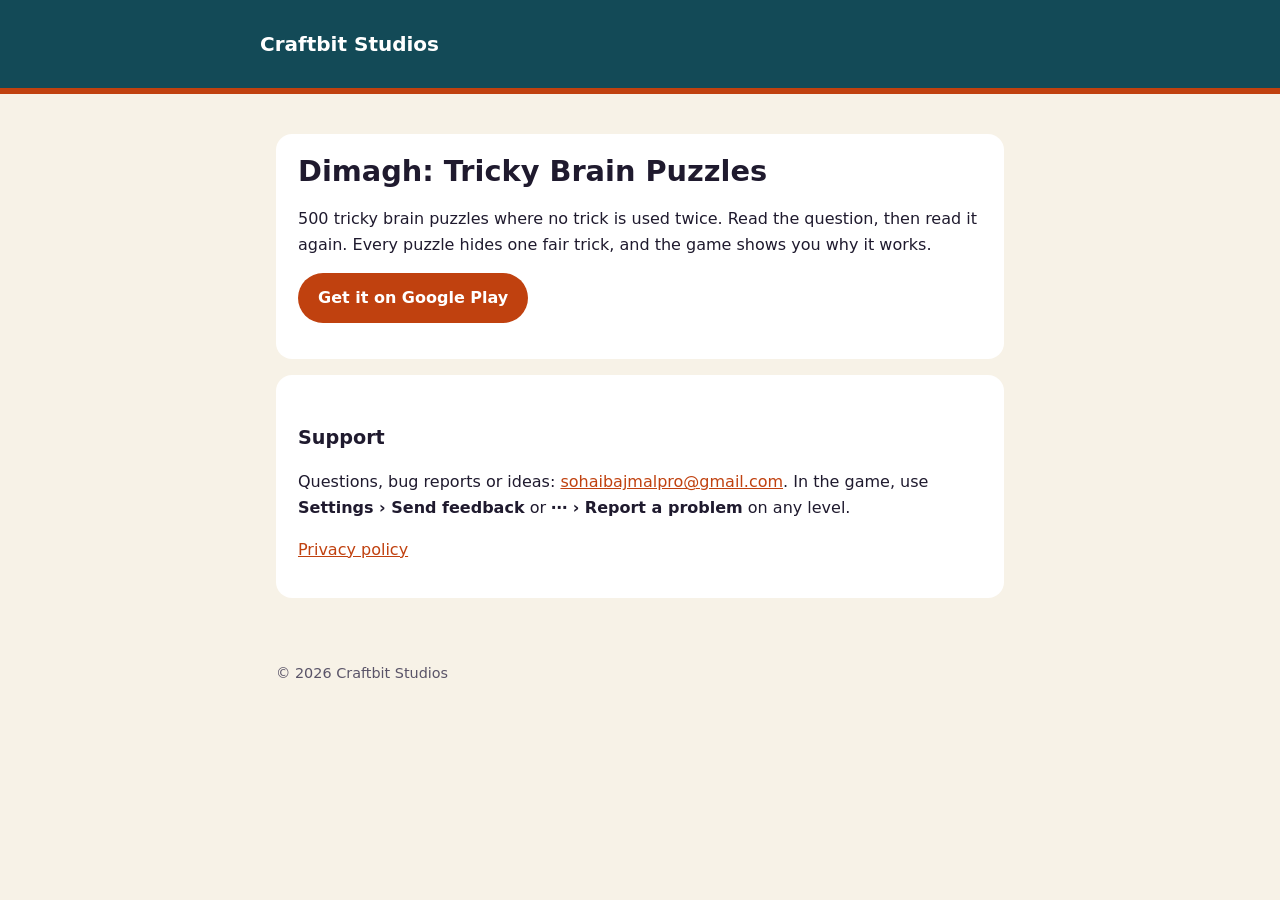
<file: index.html>
<!doctype html>
<html lang="en">
<head>
  <meta charset="utf-8">
  <meta name="viewport" content="width=device-width, initial-scale=1">
  <title>Craftbit Studios</title>
  <meta name="description" content="Craftbit Studios makes Dimagh: Tricky Brain Puzzles for Android.">
  <link rel="stylesheet" href="style.css">
</head>
<body>
  <header><div class="wrap"><a href="./">Craftbit Studios</a></div></header>
  <main>
    <div class="card">
      <h1>Dimagh: Tricky Brain Puzzles</h1>
      <p>500 tricky brain puzzles where no trick is used twice. Read the question, then read it again.
        Every puzzle hides one fair trick, and the game shows you why it works.</p>
      <p><a class="button" href="https://play.google.com/store/apps/details?id=com.craftbit.dimagh">Get it on Google Play</a></p>
    </div>
    <div class="card">
      <h2>Support</h2>
      <p>Questions, bug reports or ideas: <a href="mailto:sohaibajmalpro@gmail.com">sohaibajmalpro@gmail.com</a>.
        In the game, use <strong>Settings › Send feedback</strong> or <strong>⋯ › Report a problem</strong> on any level.</p>
      <p><a href="privacy.html">Privacy policy</a></p>
    </div>
  </main>
  <footer class="muted">© 2026 Craftbit Studios</footer>
</body>
</html>
</file>
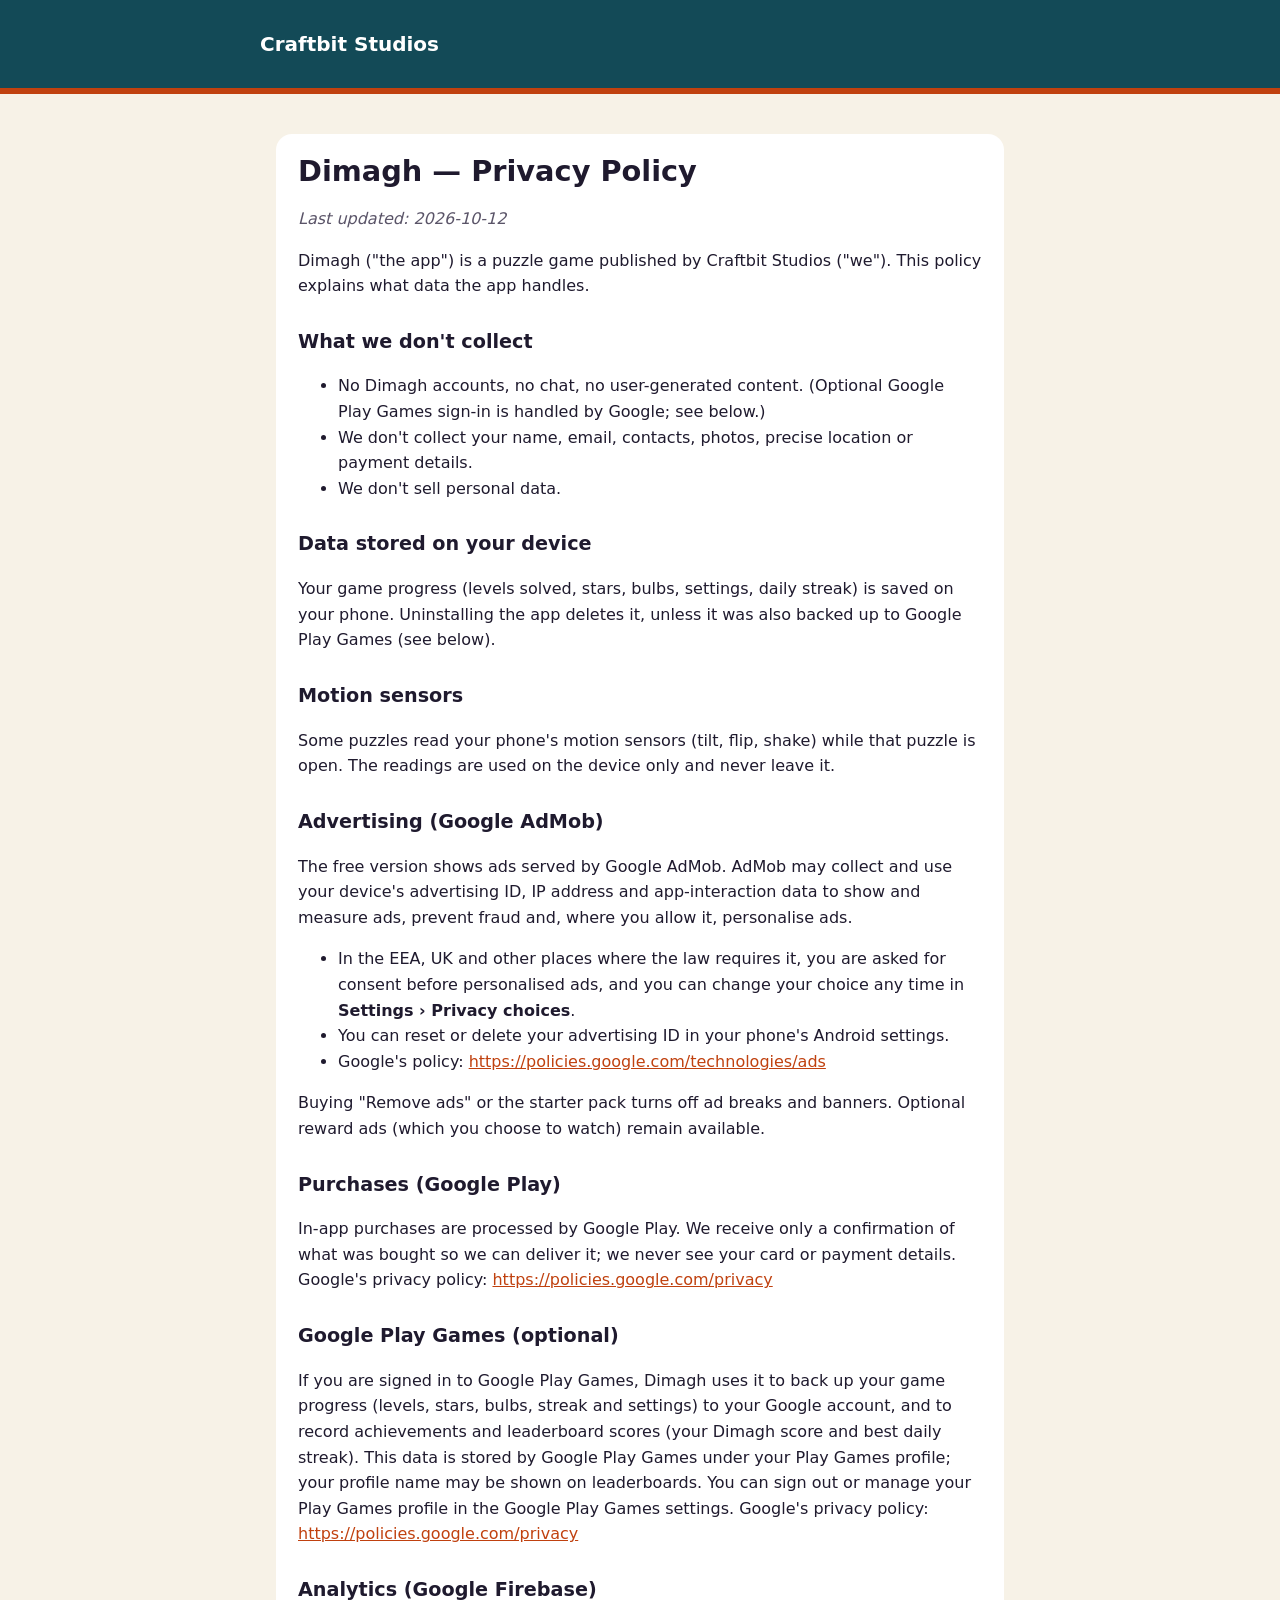
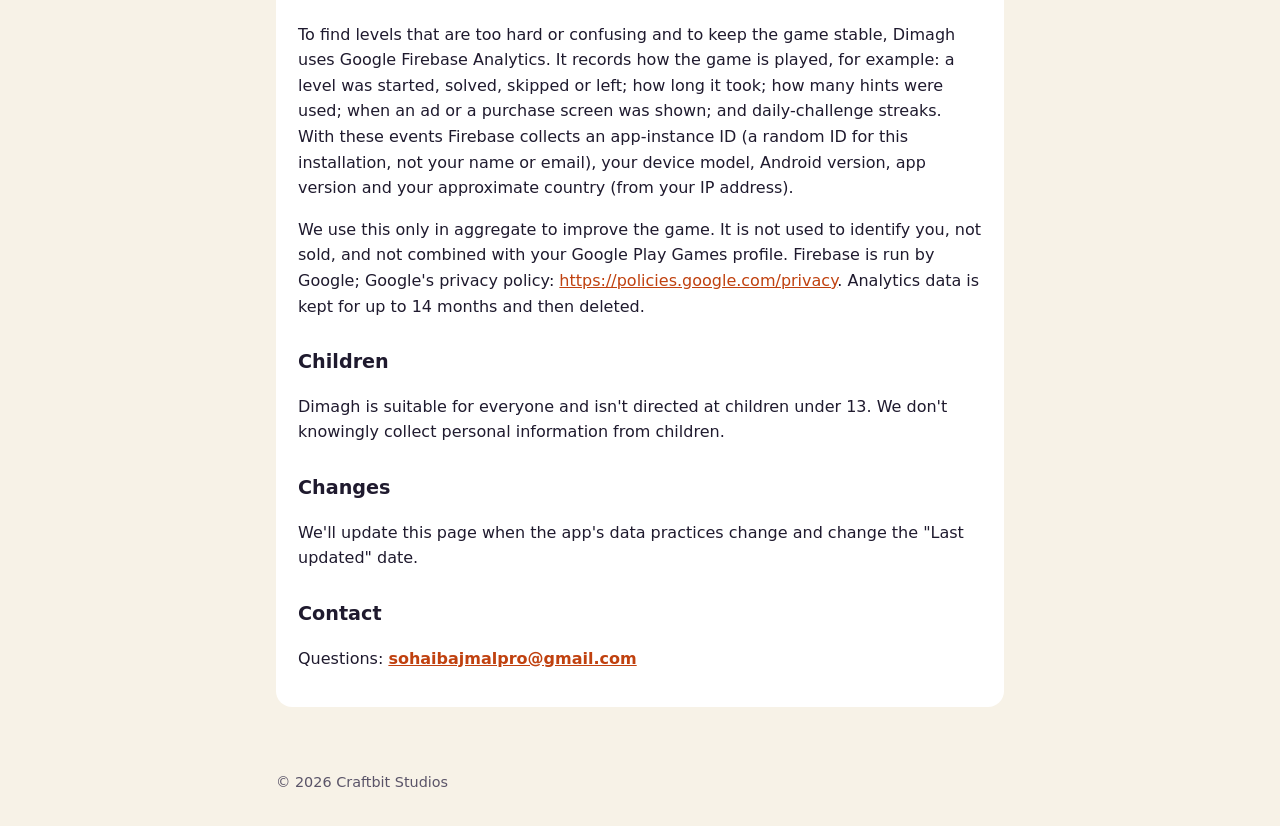
<file: privacy.html>
<!doctype html>
<html lang="en">
<head>
  <meta charset="utf-8">
  <meta name="viewport" content="width=device-width, initial-scale=1">
  <title>Dimagh Privacy Policy</title>
  <meta name="description" content="What data Dimagh: Tricky Brain Puzzles handles, and why.">
  <link rel="stylesheet" href="style.css">
</head>
<body>
  <header><div class="wrap"><a href="./">Craftbit Studios</a></div></header>
  <main>
    <div class="card">
      <h1>Dimagh — Privacy Policy</h1>
      <p class="muted"><em>Last updated: 2026-10-12</em></p>

      <p>Dimagh ("the app") is a puzzle game published by Craftbit Studios ("we"). This policy explains what data the app handles.</p>

      <h2>What we don't collect</h2>
      <ul>
        <li>No Dimagh accounts, no chat, no user-generated content. (Optional Google Play Games sign-in is handled by Google; see below.)</li>
        <li>We don't collect your name, email, contacts, photos, precise location or payment details.</li>
        <li>We don't sell personal data.</li>
      </ul>

      <h2>Data stored on your device</h2>
      <p>Your game progress (levels solved, stars, bulbs, settings, daily streak) is saved on your phone. Uninstalling the app deletes it, unless it was also backed up to Google Play Games (see below).</p>

      <h2>Motion sensors</h2>
      <p>Some puzzles read your phone's motion sensors (tilt, flip, shake) while that puzzle is open. The readings are used on the device only and never leave it.</p>

      <h2>Advertising (Google AdMob)</h2>
      <p>The free version shows ads served by Google AdMob. AdMob may collect and use your device's advertising ID, IP address and app-interaction data to show and measure ads, prevent fraud and, where you allow it, personalise ads.</p>
      <ul>
        <li>In the EEA, UK and other places where the law requires it, you are asked for consent before personalised ads, and you can change your choice any time in <strong>Settings › Privacy choices</strong>.</li>
        <li>You can reset or delete your advertising ID in your phone's Android settings.</li>
        <li>Google's policy: <a href="https://policies.google.com/technologies/ads">https://policies.google.com/technologies/ads</a></li>
      </ul>
      <p>Buying "Remove ads" or the starter pack turns off ad breaks and banners. Optional reward ads (which you choose to watch) remain available.</p>

      <h2>Purchases (Google Play)</h2>
      <p>In-app purchases are processed by Google Play. We receive only a confirmation of what was bought so we can deliver it; we never see your card or payment details. Google's privacy policy: <a href="https://policies.google.com/privacy">https://policies.google.com/privacy</a></p>

      <h2>Google Play Games (optional)</h2>
      <p>If you are signed in to Google Play Games, Dimagh uses it to back up your game progress (levels, stars, bulbs, streak and settings) to your Google account, and to record achievements and leaderboard scores (your Dimagh score and best daily streak). This data is stored by Google Play Games under your Play Games profile; your profile name may be shown on leaderboards. You can sign out or manage your Play Games profile in the Google Play Games settings. Google's privacy policy: <a href="https://policies.google.com/privacy">https://policies.google.com/privacy</a></p>

      <h2>Analytics (Google Firebase)</h2>
      <p>To find levels that are too hard or confusing and to keep the game stable, Dimagh uses Google Firebase Analytics. It records how the game is played, for example: a level was started, solved, skipped or left; how long it took; how many hints were used; when an ad or a purchase screen was shown; and daily-challenge streaks. With these events Firebase collects an app-instance ID (a random ID for this installation, not your name or email), your device model, Android version, app version and your approximate country (from your IP address).</p>
      <p>We use this only in aggregate to improve the game. It is not used to identify you, not sold, and not combined with your Google Play Games profile. Firebase is run by Google; Google's privacy policy: <a href="https://policies.google.com/privacy">https://policies.google.com/privacy</a>. Analytics data is kept for up to 14 months and then deleted.</p>

      <h2>Children</h2>
      <p>Dimagh is suitable for everyone and isn't directed at children under 13. We don't knowingly collect personal information from children.</p>

      <h2>Changes</h2>
      <p>We'll update this page when the app's data practices change and change the "Last updated" date.</p>

      <h2>Contact</h2>
      <p>Questions: <strong><a href="mailto:sohaibajmalpro@gmail.com">sohaibajmalpro@gmail.com</a></strong></p>
    </div>
  </main>
  <footer class="muted">© 2026 Craftbit Studios</footer>
</body>
</html>
</file>
<file: style.css>
:root {
  --bg: #f7f2e7;
  --card: #ffffff;
  --ink: #1f1a2e;
  --muted: #5a5468;
  --accent: #c0410f;
  --band: #134a57;
}
@media (prefers-color-scheme: dark) {
  :root {
    --bg: #14121c;
    --card: #1f1c2b;
    --ink: #f2eee6;
    --muted: #b6b0c2;
    --accent: #ff9a5c;
    --band: #0d343d;
  }
}
* { box-sizing: border-box; }
body {
  margin: 0;
  background: var(--bg);
  color: var(--ink);
  font: 16px/1.6 system-ui, -apple-system, "Segoe UI", Roboto, sans-serif;
}
header {
  background: var(--band);
  color: #fff;
  padding: 28px 16px;
  border-bottom: 6px solid var(--accent);
}
header .wrap, main { max-width: 760px; margin: 0 auto; }
header a { color: #fff; text-decoration: none; font-weight: 700; font-size: 1.25rem; }
main { padding: 24px 16px 48px; }
.card {
  background: var(--card);
  border-radius: 16px;
  padding: 20px 22px;
  margin: 16px 0;
}
h1 { font-size: 1.8rem; line-height: 1.25; margin: 0 0 8px; }
h2 { font-size: 1.2rem; margin: 28px 0 6px; }
a { color: var(--accent); }
.muted { color: var(--muted); }
.button {
  display: inline-block;
  background: var(--accent);
  color: #fff;
  padding: 12px 20px;
  border-radius: 999px;
  text-decoration: none;
  font-weight: 700;
}
footer { max-width: 760px; margin: 0 auto; padding: 0 16px 32px; font-size: 0.9rem; }
</file>
